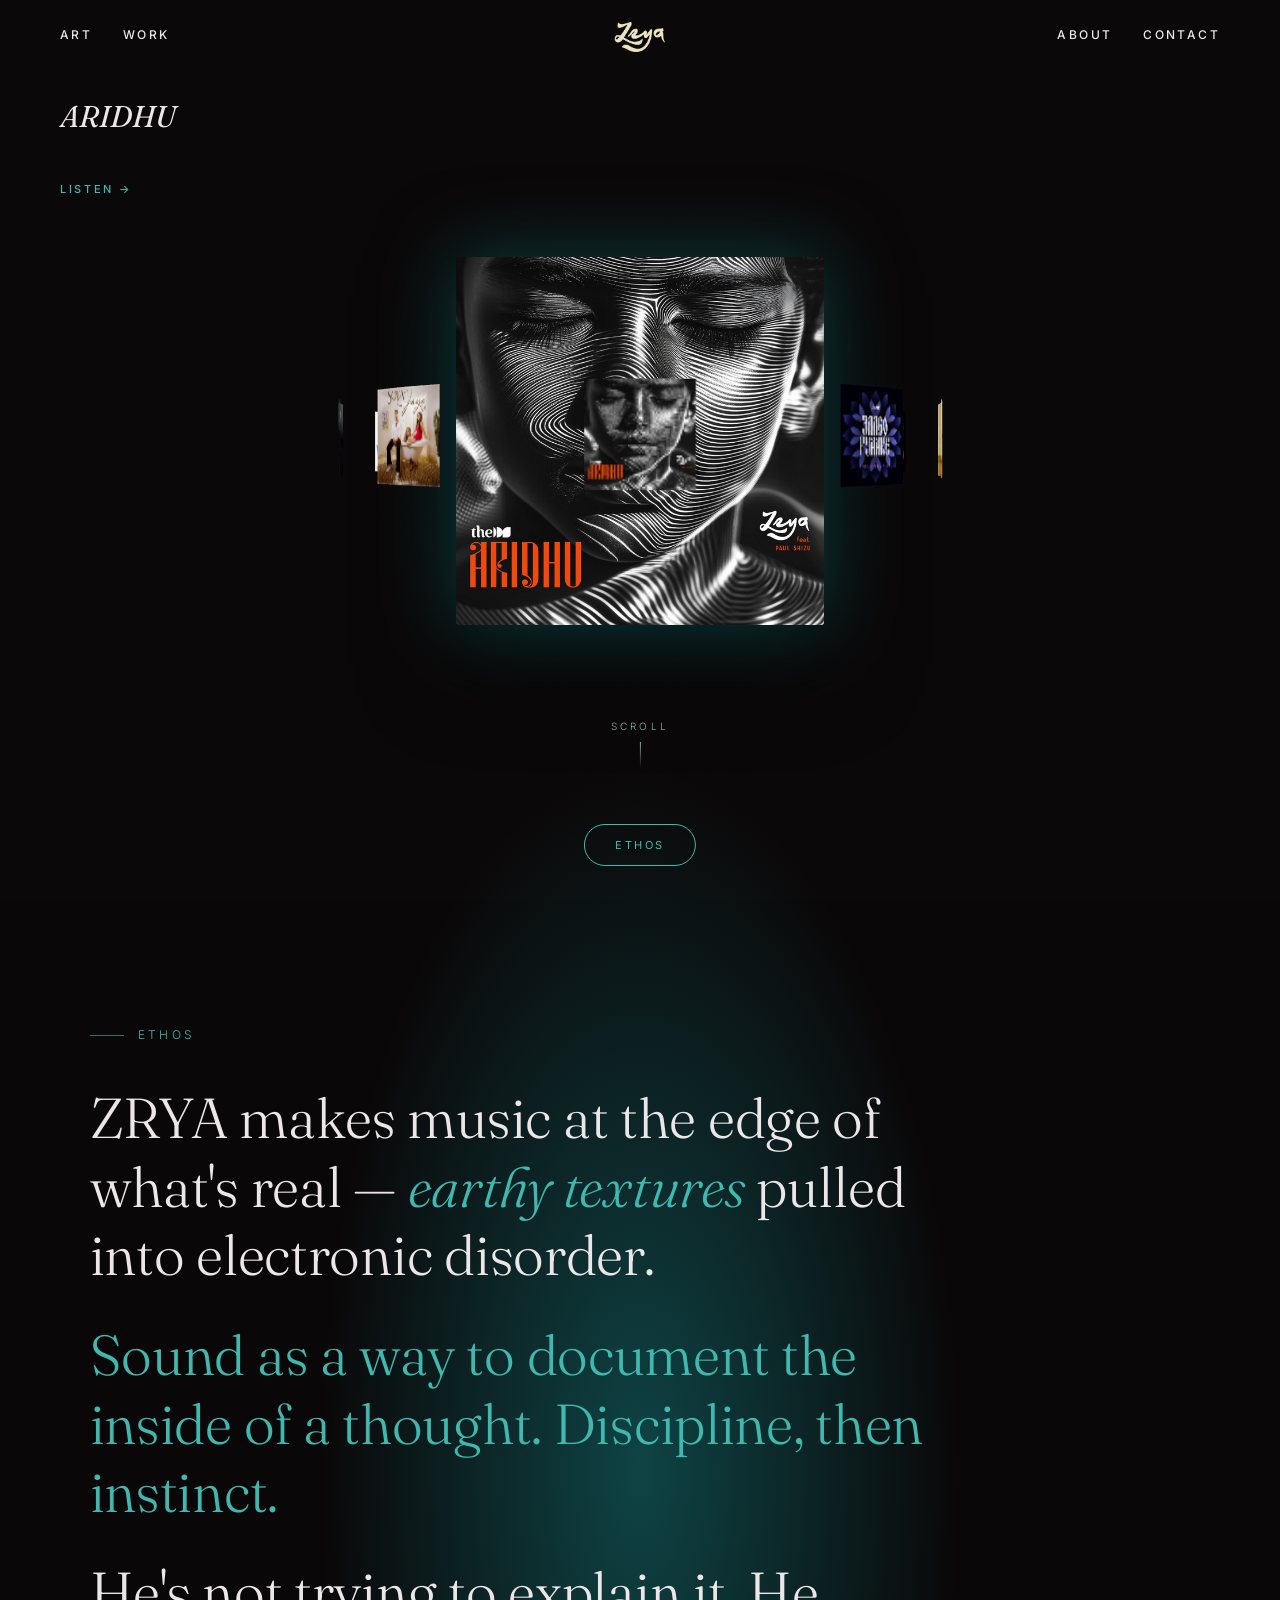
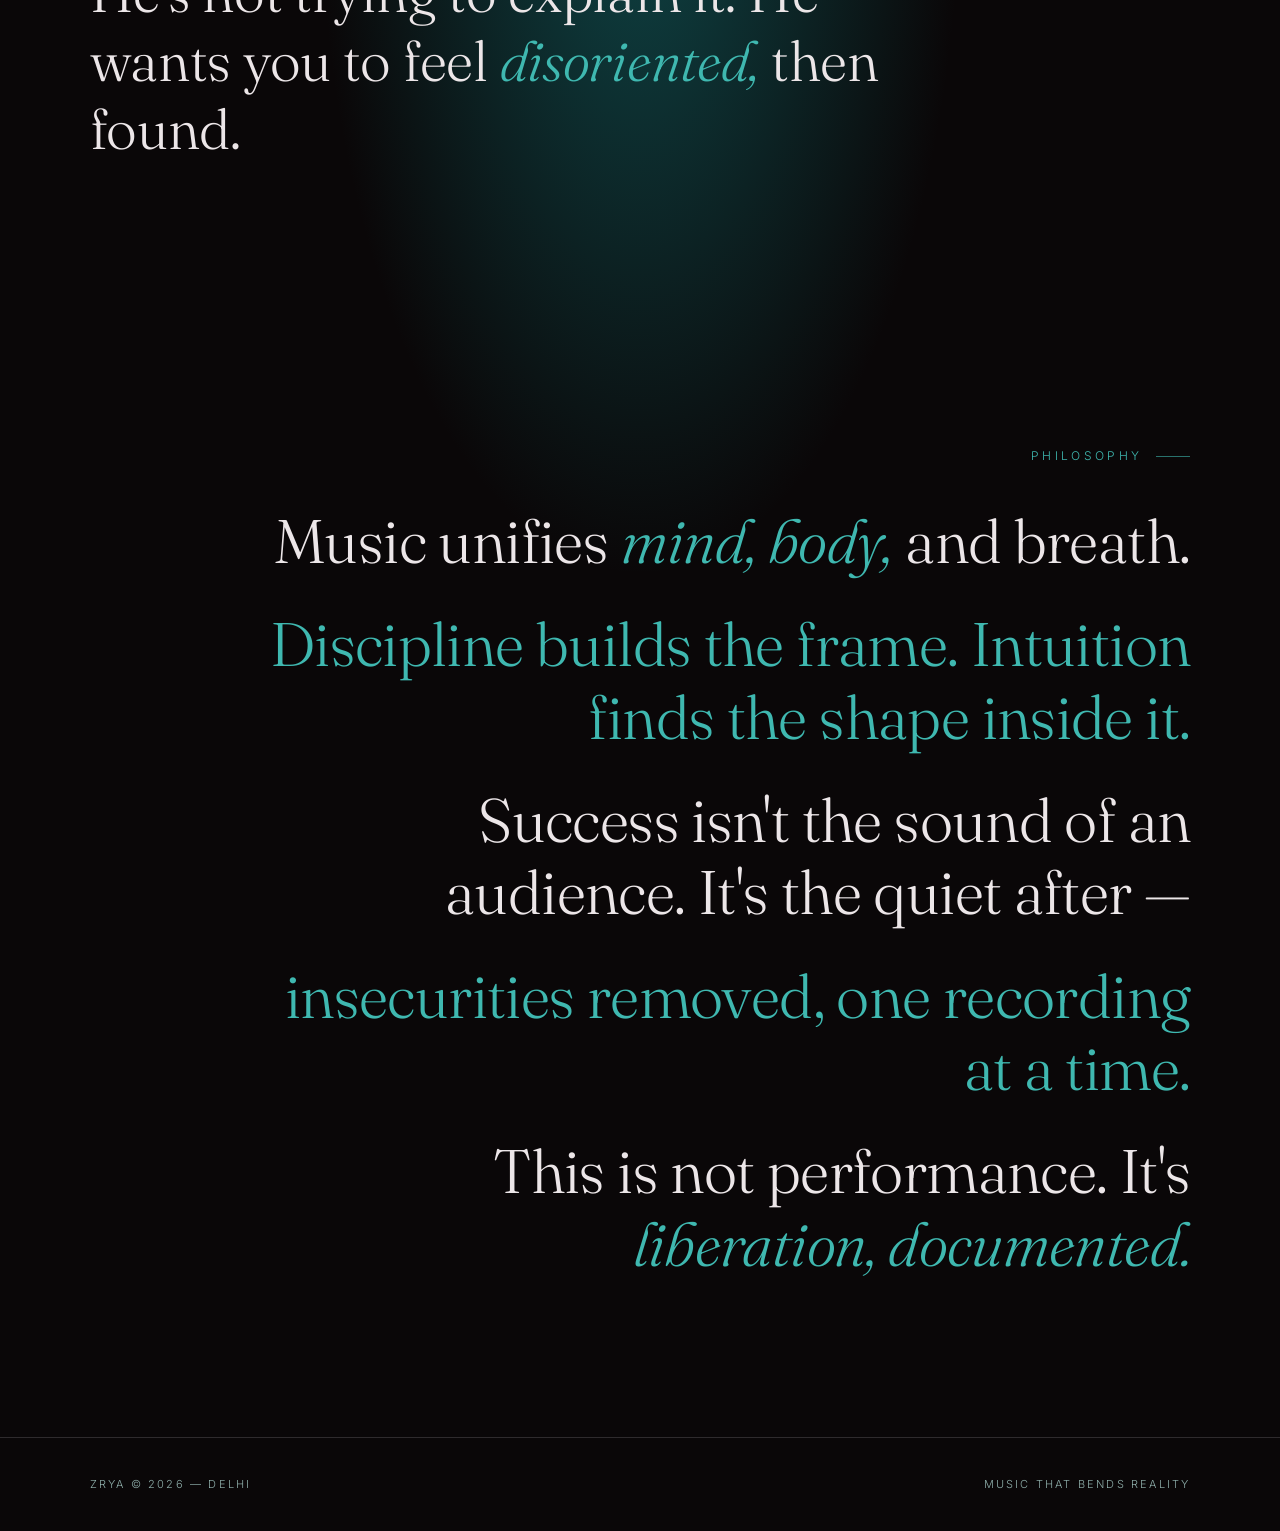
<file: index.html>
<!DOCTYPE html>
<html lang="en">
<head>
<meta charset="utf-8">
<meta name="viewport" content="width=device-width, initial-scale=1">
<title>ZRYA — Music that bends reality</title>
<meta name="description" content="ZRYA (Mayank Choudhary) — earthy, electronic, intense. Music that bends reality.">
<link rel="preconnect" href="https://fonts.googleapis.com">
<link rel="preconnect" href="https://fonts.gstatic.com" crossorigin>
<link href="https://fonts.googleapis.com/css2?family=Fraunces:ital,opsz,wght@0,9..144,300..600;1,9..144,300..500&family=Inter:wght@300;400;500&display=swap" rel="stylesheet">
<link rel="stylesheet" href="styles.css">
</head>
<body data-page="home">

<header class="hero" id="top">
  <div class="neon" aria-hidden="true"><i class="n1"></i><i class="n2"></i><i class="n3"></i><i class="n4"></i></div>
  <div class="dragfield" id="field" aria-hidden="true"></div>
  <div class="nowview" id="nowview"><span class="nv-title">Music that bends reality.</span><a class="nv-cta" id="nvcta" target="_blank" rel="noopener"></a></div>
  <div class="scrollcue">Scroll<span></span></div>
  <button class="ethosbtn" id="ethosbtn"><span>Ethos</span></button>
</header>

<section class="statement reveal">
  <div class="eyebrow">Ethos</div>
  <p>ZRYA makes music at the edge of what's real — <em>earthy textures</em> pulled into electronic disorder.</p>
  <p class="mut">Sound as a way to document the inside of a thought. Discipline, then instinct.</p>
  <p>He's not trying to explain it. He wants you to feel <em>disoriented,</em> then found.</p>
</section>

<section class="philo philo-right" id="philosophy">
  <div class="eyebrow reveal">Philosophy</div>
  <div class="line reveal">Music unifies <em>mind, body,</em> and breath.</div>
  <div class="line mut reveal d1">Discipline builds the frame. Intuition finds the shape inside it.</div>
  <div class="line reveal d2">Success isn't the sound of an audience. It's the quiet after —</div>
  <div class="line mut reveal d2">insecurities removed, one recording at a time.</div>
  <div class="line reveal d3">This is not performance. It's <em>liberation, documented.</em></div>
</section>

<footer>
  <span>ZRYA © 2026 — Delhi</span>
  <span>Music that bends reality</span>
</footer>

<script src="app.js"></script>
</body>
</html>
</file>
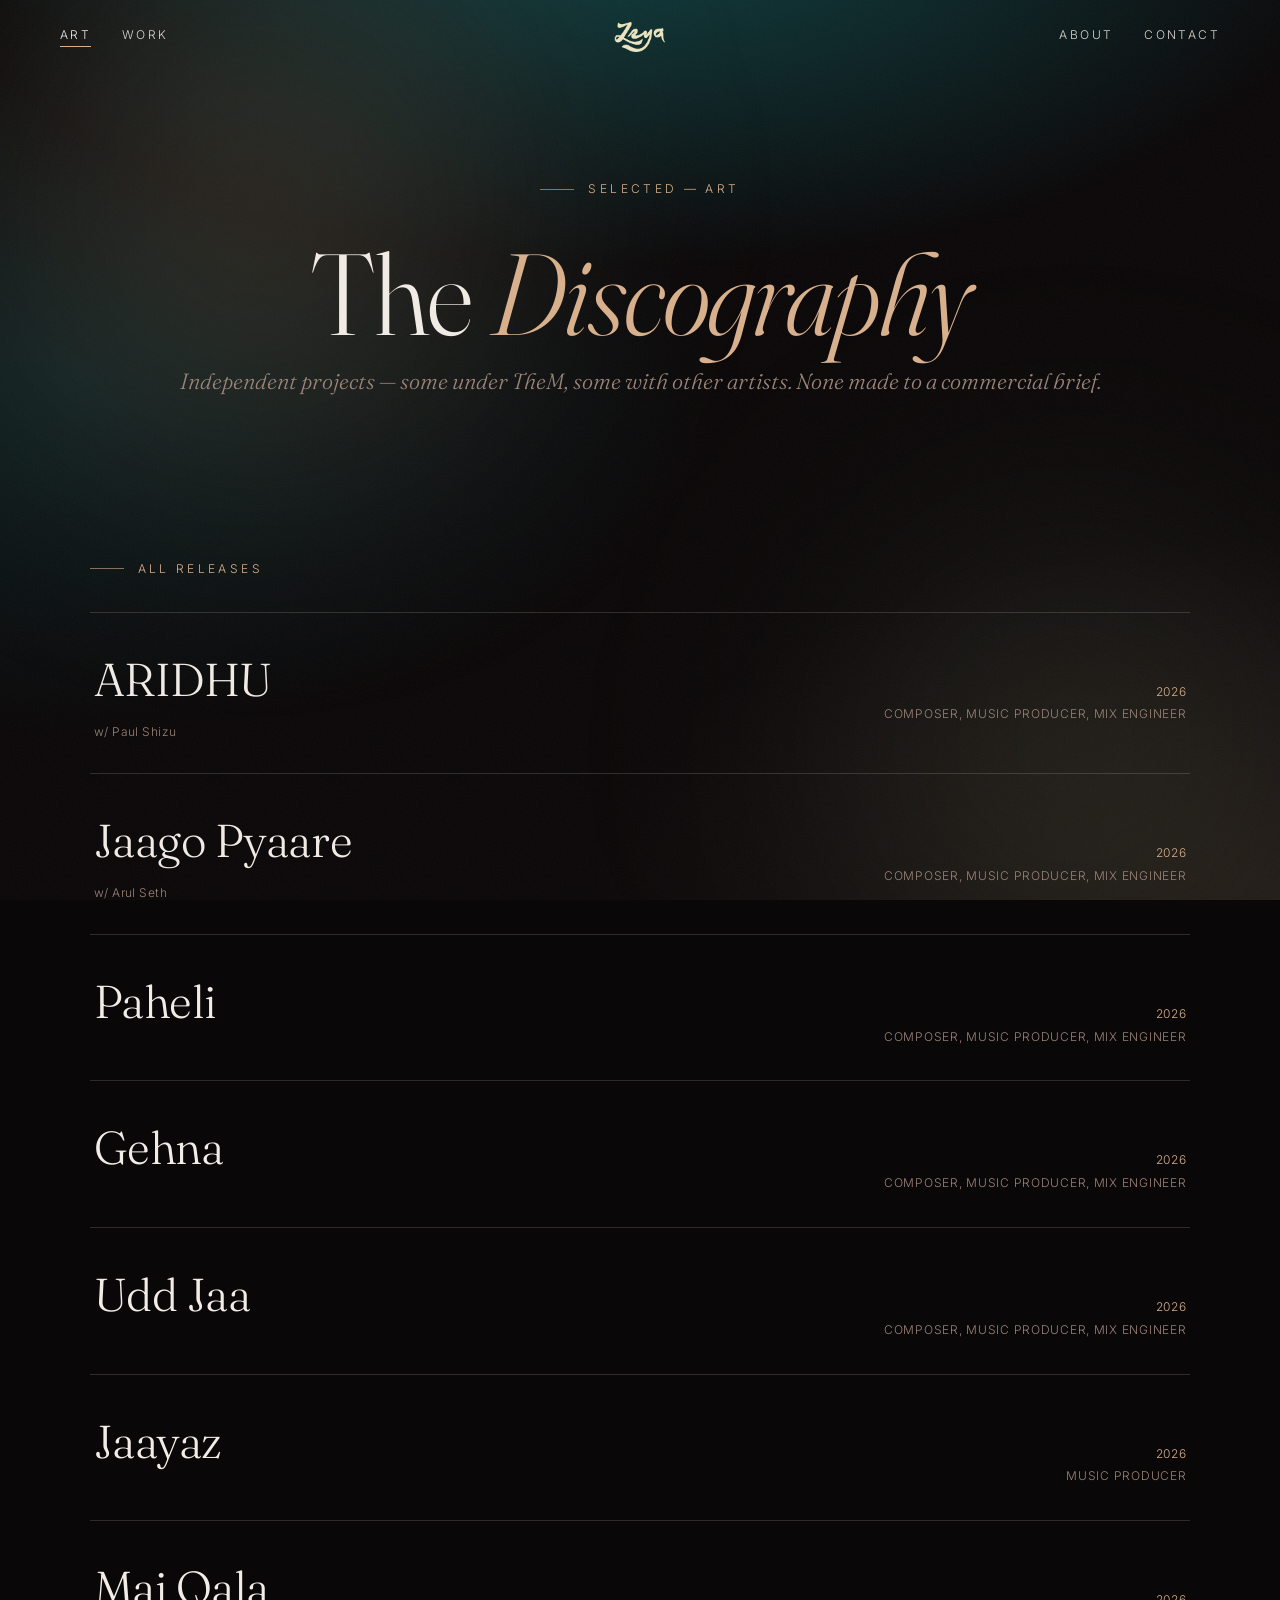
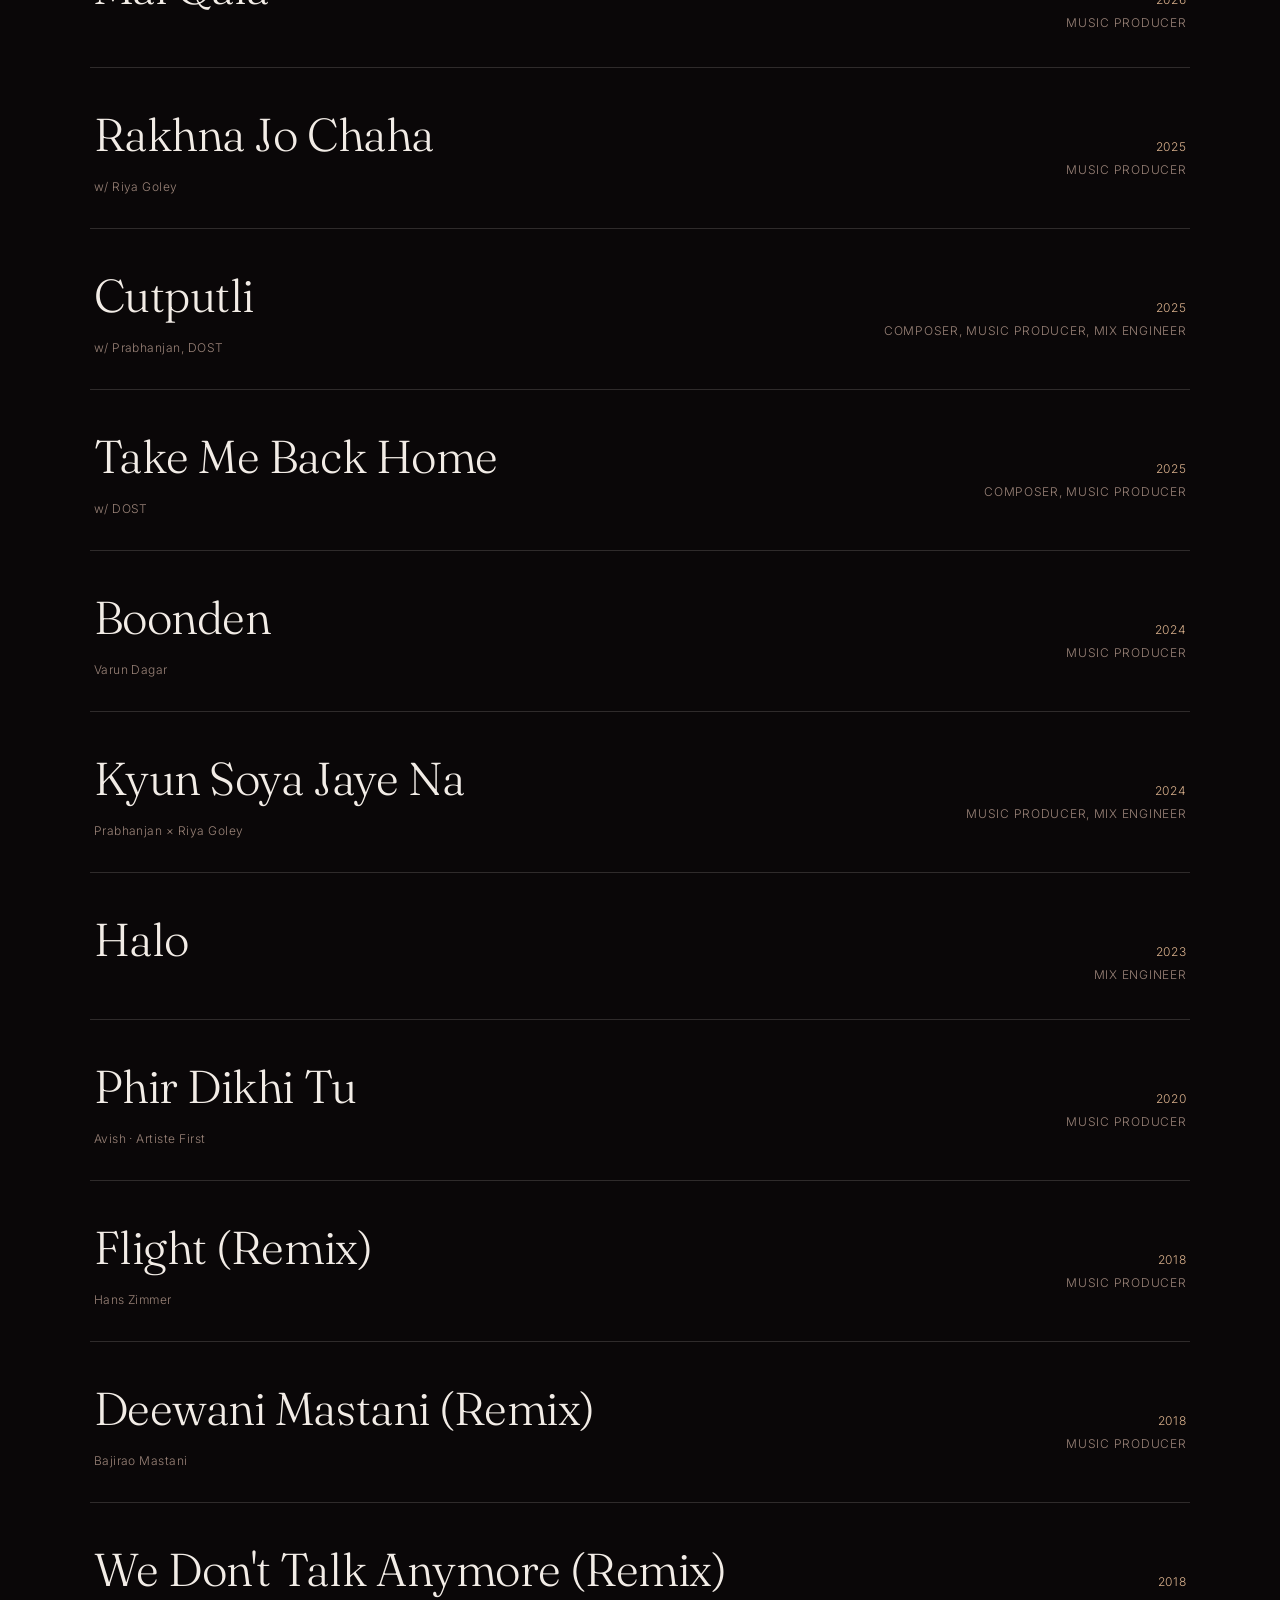
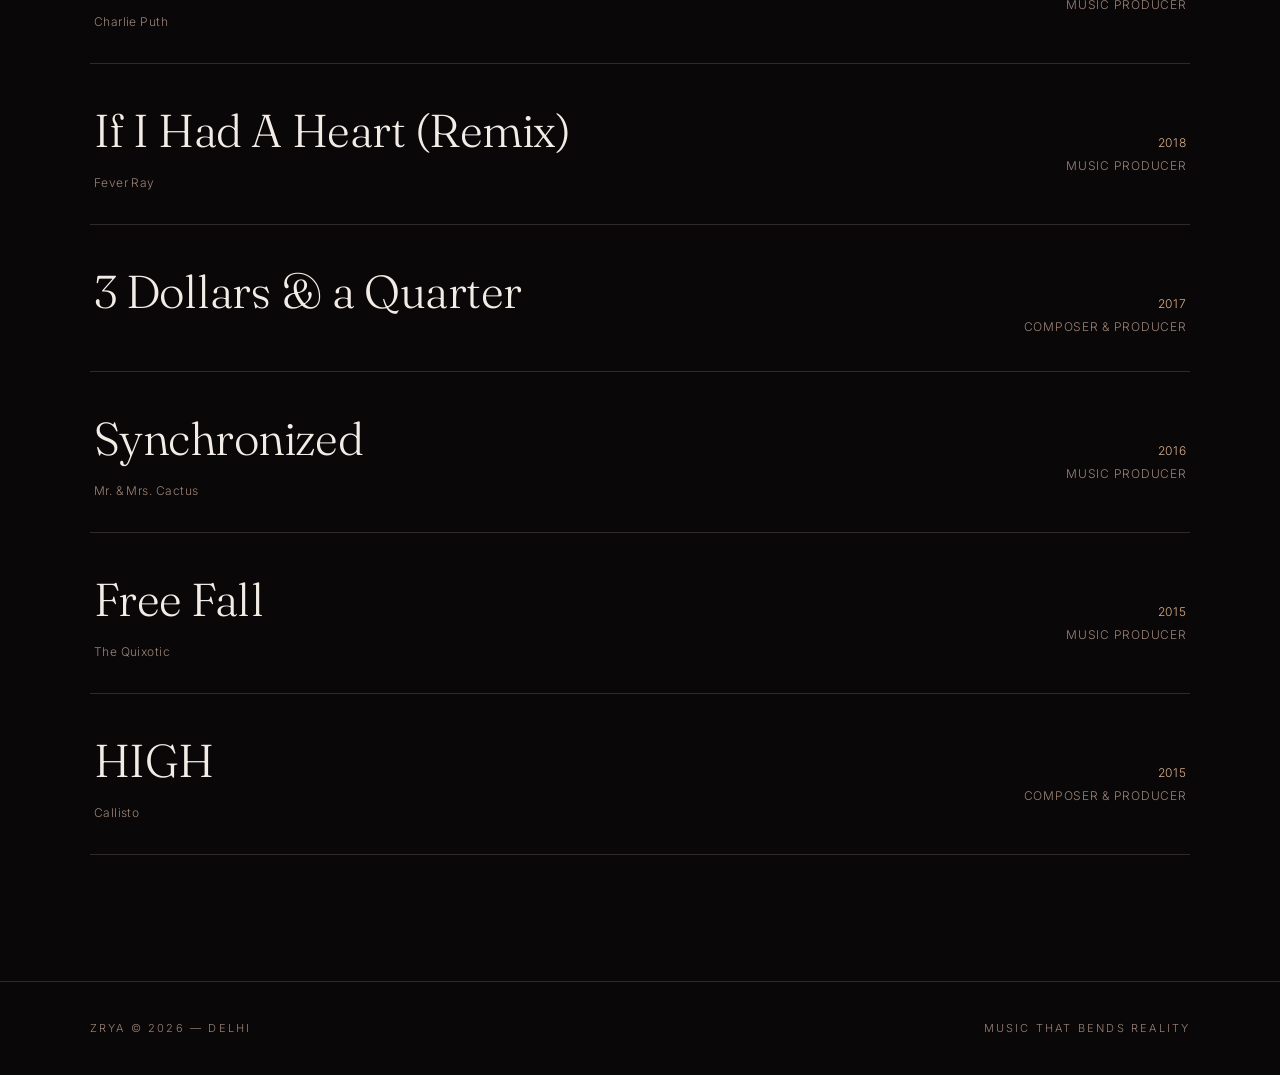
<file: art.html>
<!DOCTYPE html>
<html lang="en">
<head>
<meta charset="utf-8">
<meta name="viewport" content="width=device-width, initial-scale=1">
<title>ZRYA — Art</title>
<meta name="description" content="ZRYA — the discography. Earthy, electronic, intense.">
<link rel="preconnect" href="https://fonts.googleapis.com">
<link rel="preconnect" href="https://fonts.gstatic.com" crossorigin>
<link href="https://fonts.googleapis.com/css2?family=Fraunces:ital,opsz,wght@0,9..144,300..600;1,9..144,300..500&family=Inter:wght@300;400;500&display=swap" rel="stylesheet">
<link rel="stylesheet" href="styles.css">
</head>
<body data-page="art">

<header class="pagehead">
  <div class="eyebrow">Selected — Art</div>
  <h1 class="pagetitle">The <em>Discography</em></h1>
  <p class="pagelead">Independent projects — some under TheM, some with other artists. None made to a commercial brief.</p>
</header>

<section class="listsec">
  <div class="eyebrow reveal">All Releases</div>
  <div class="worklist reveal" id="list"></div>
</section>

<footer>
  <span>ZRYA © 2026 — Delhi</span>
  <span>Music that bends reality</span>
</footer>

<script src="app.js"></script>
</body>
</html>
</file>
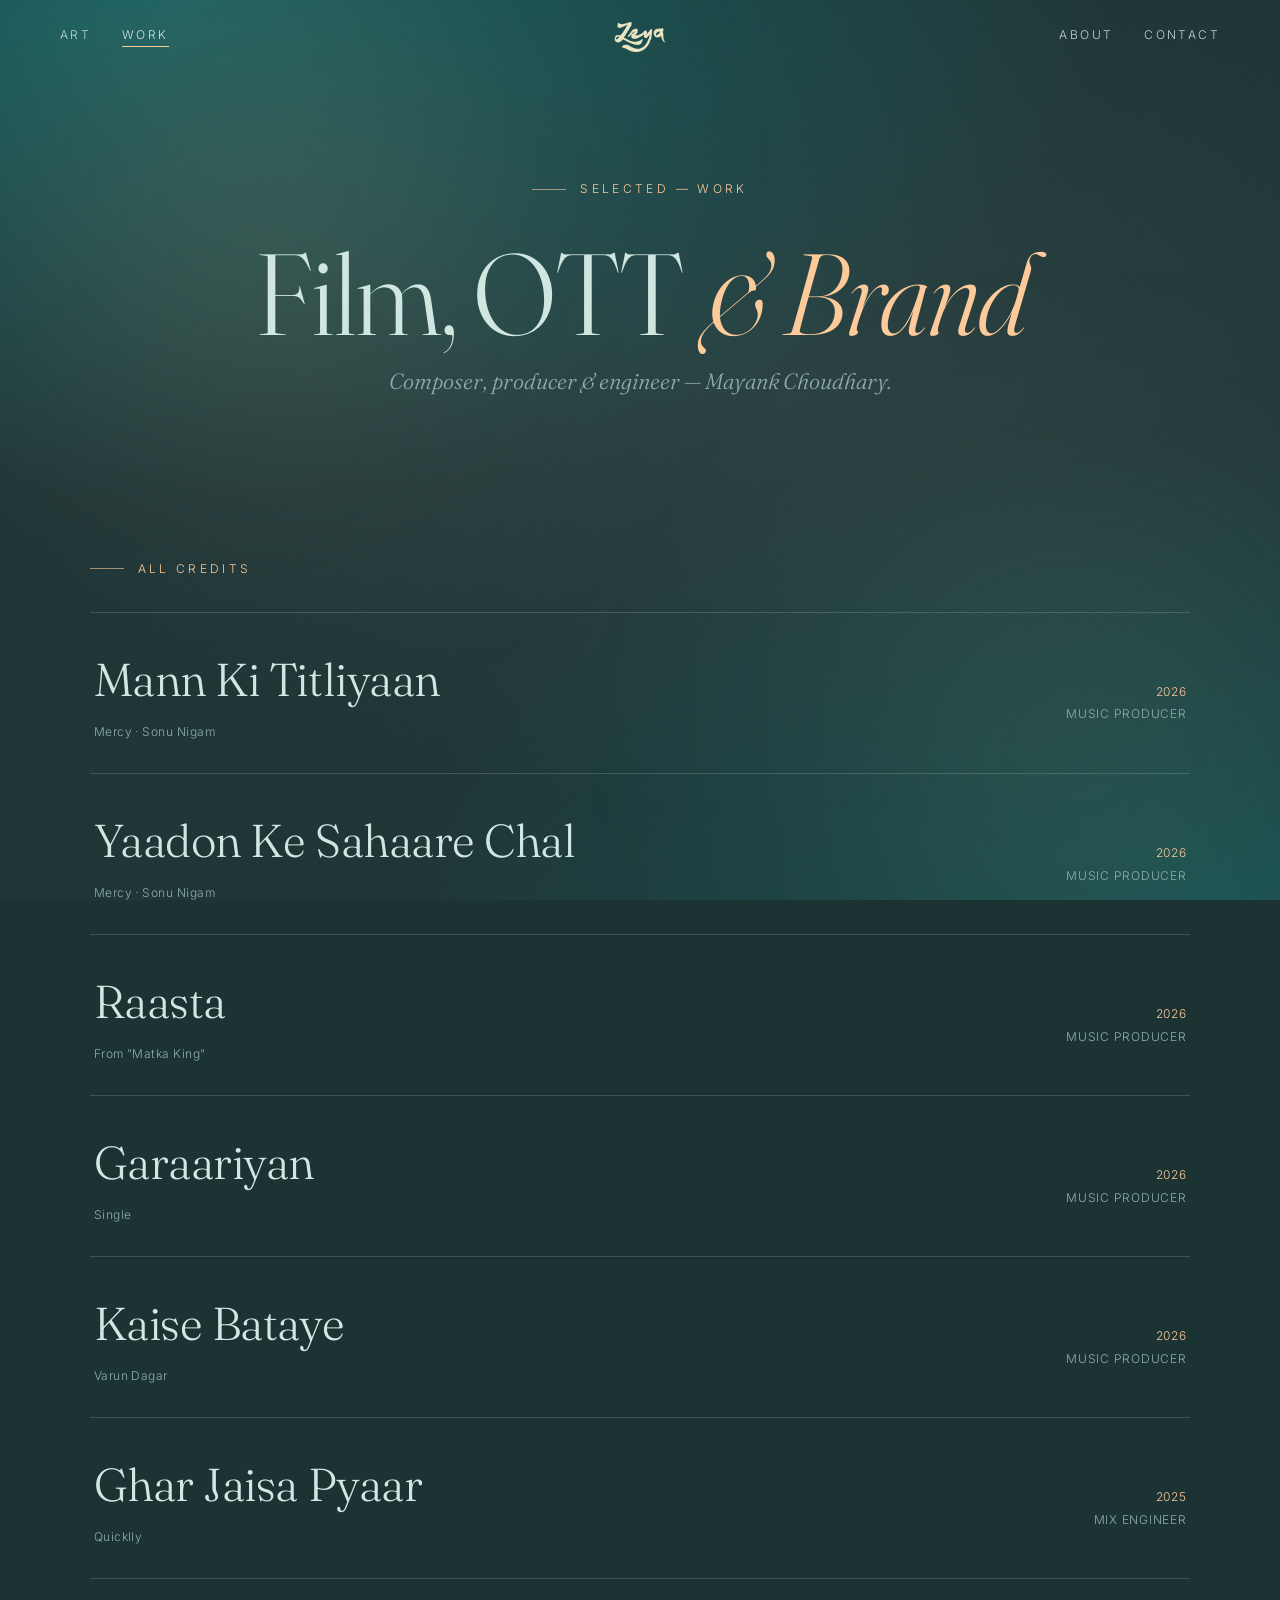
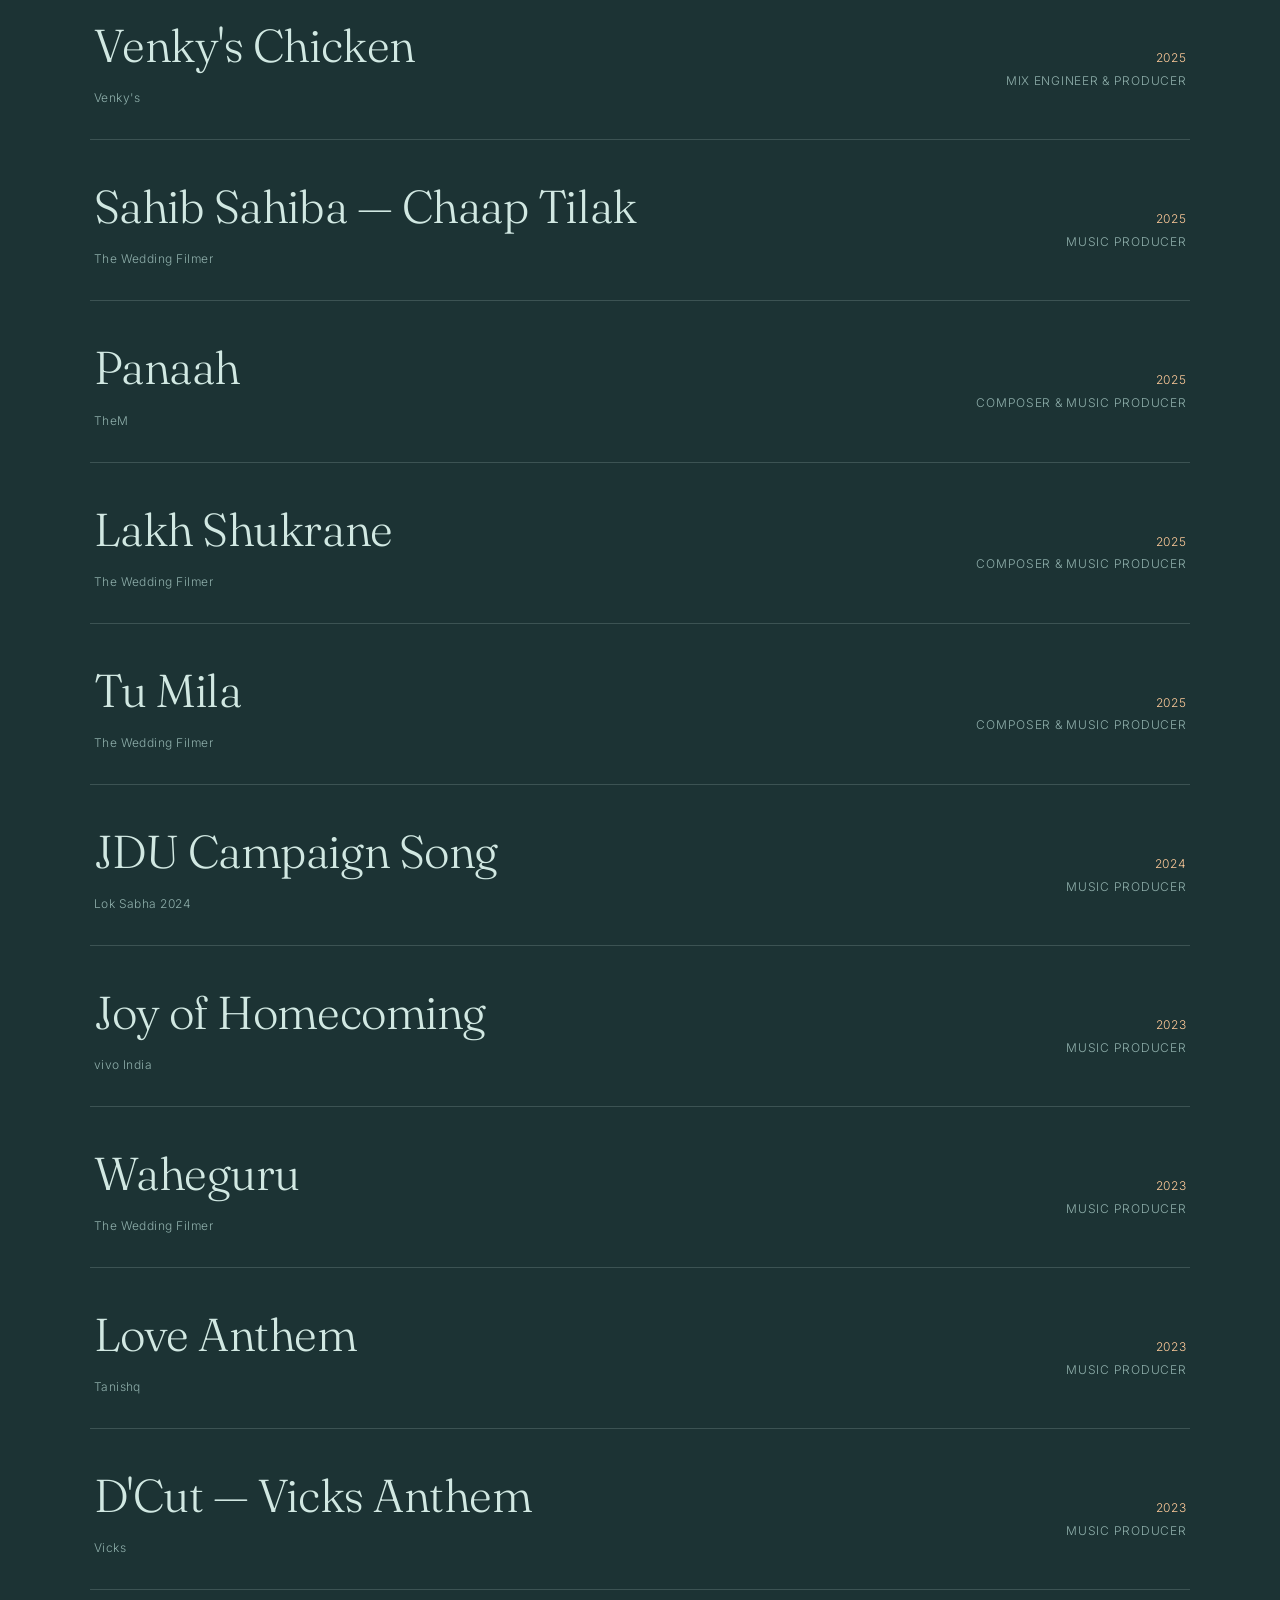
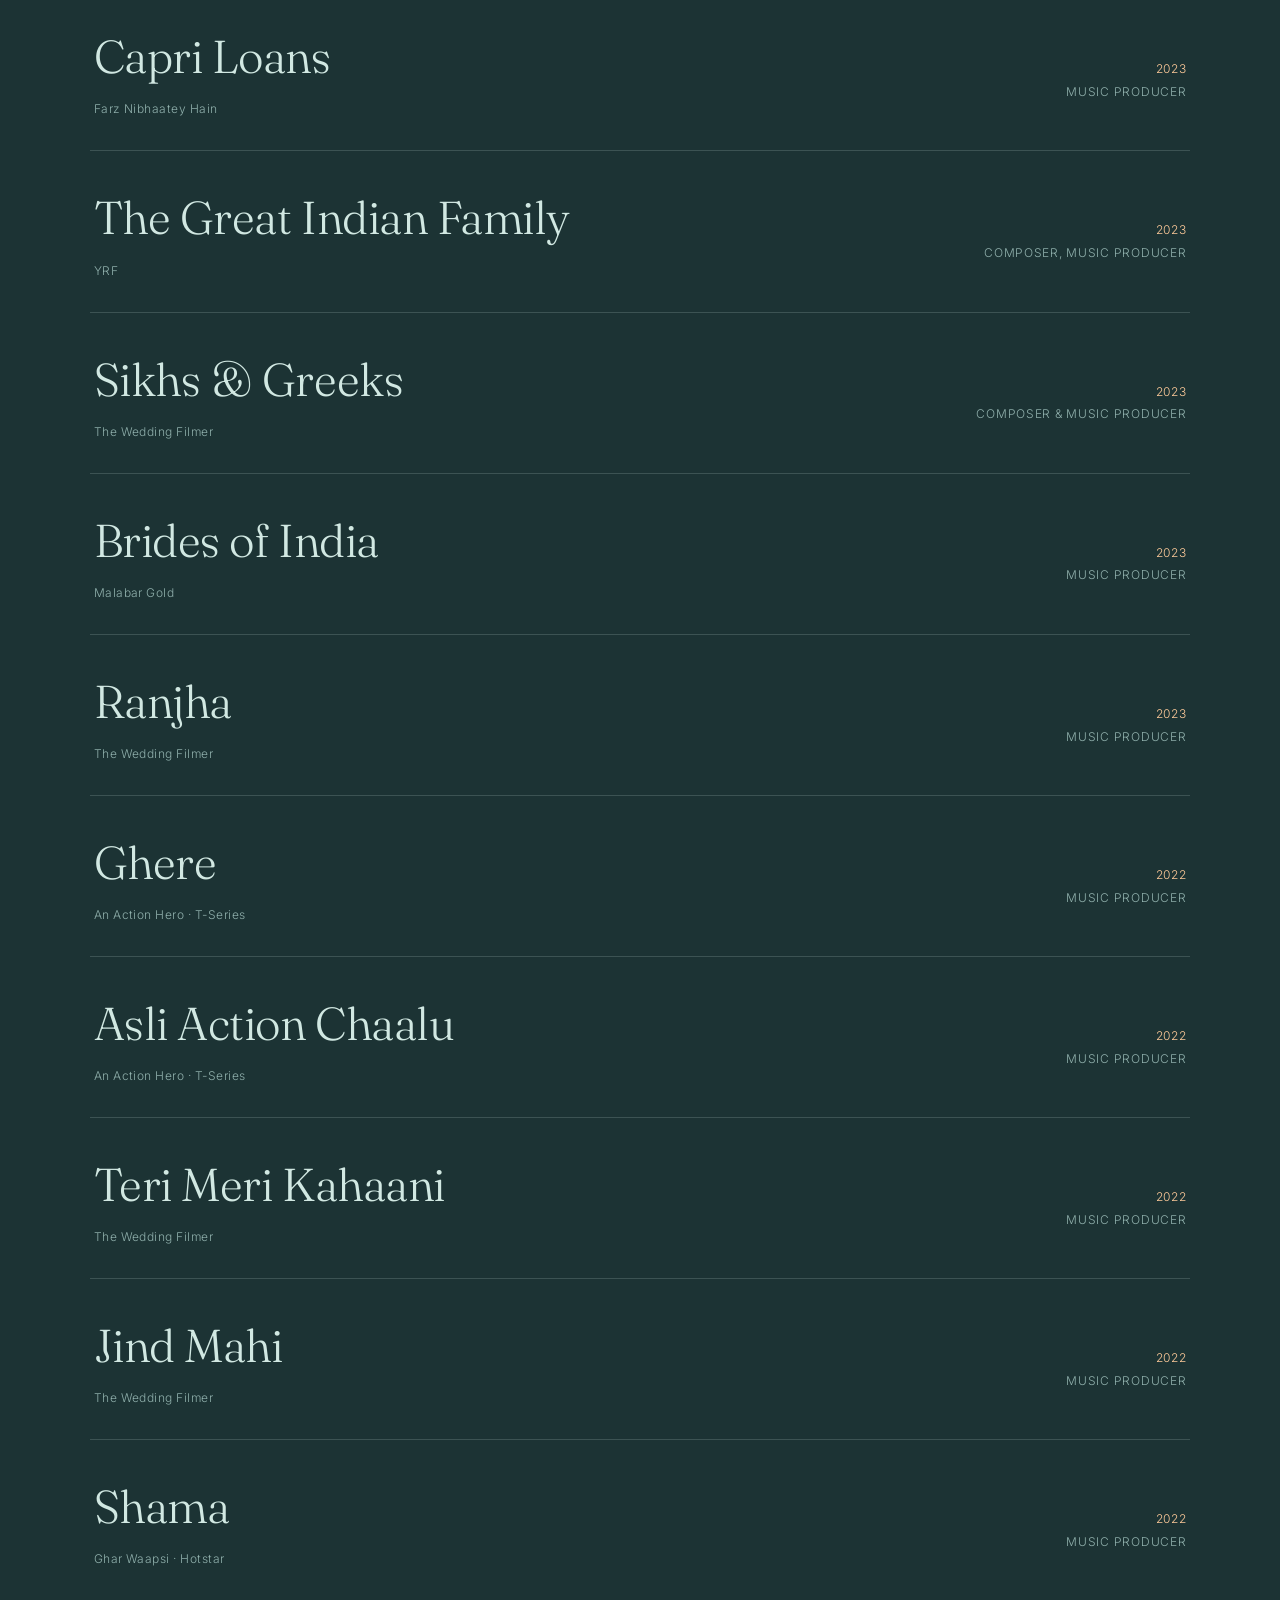
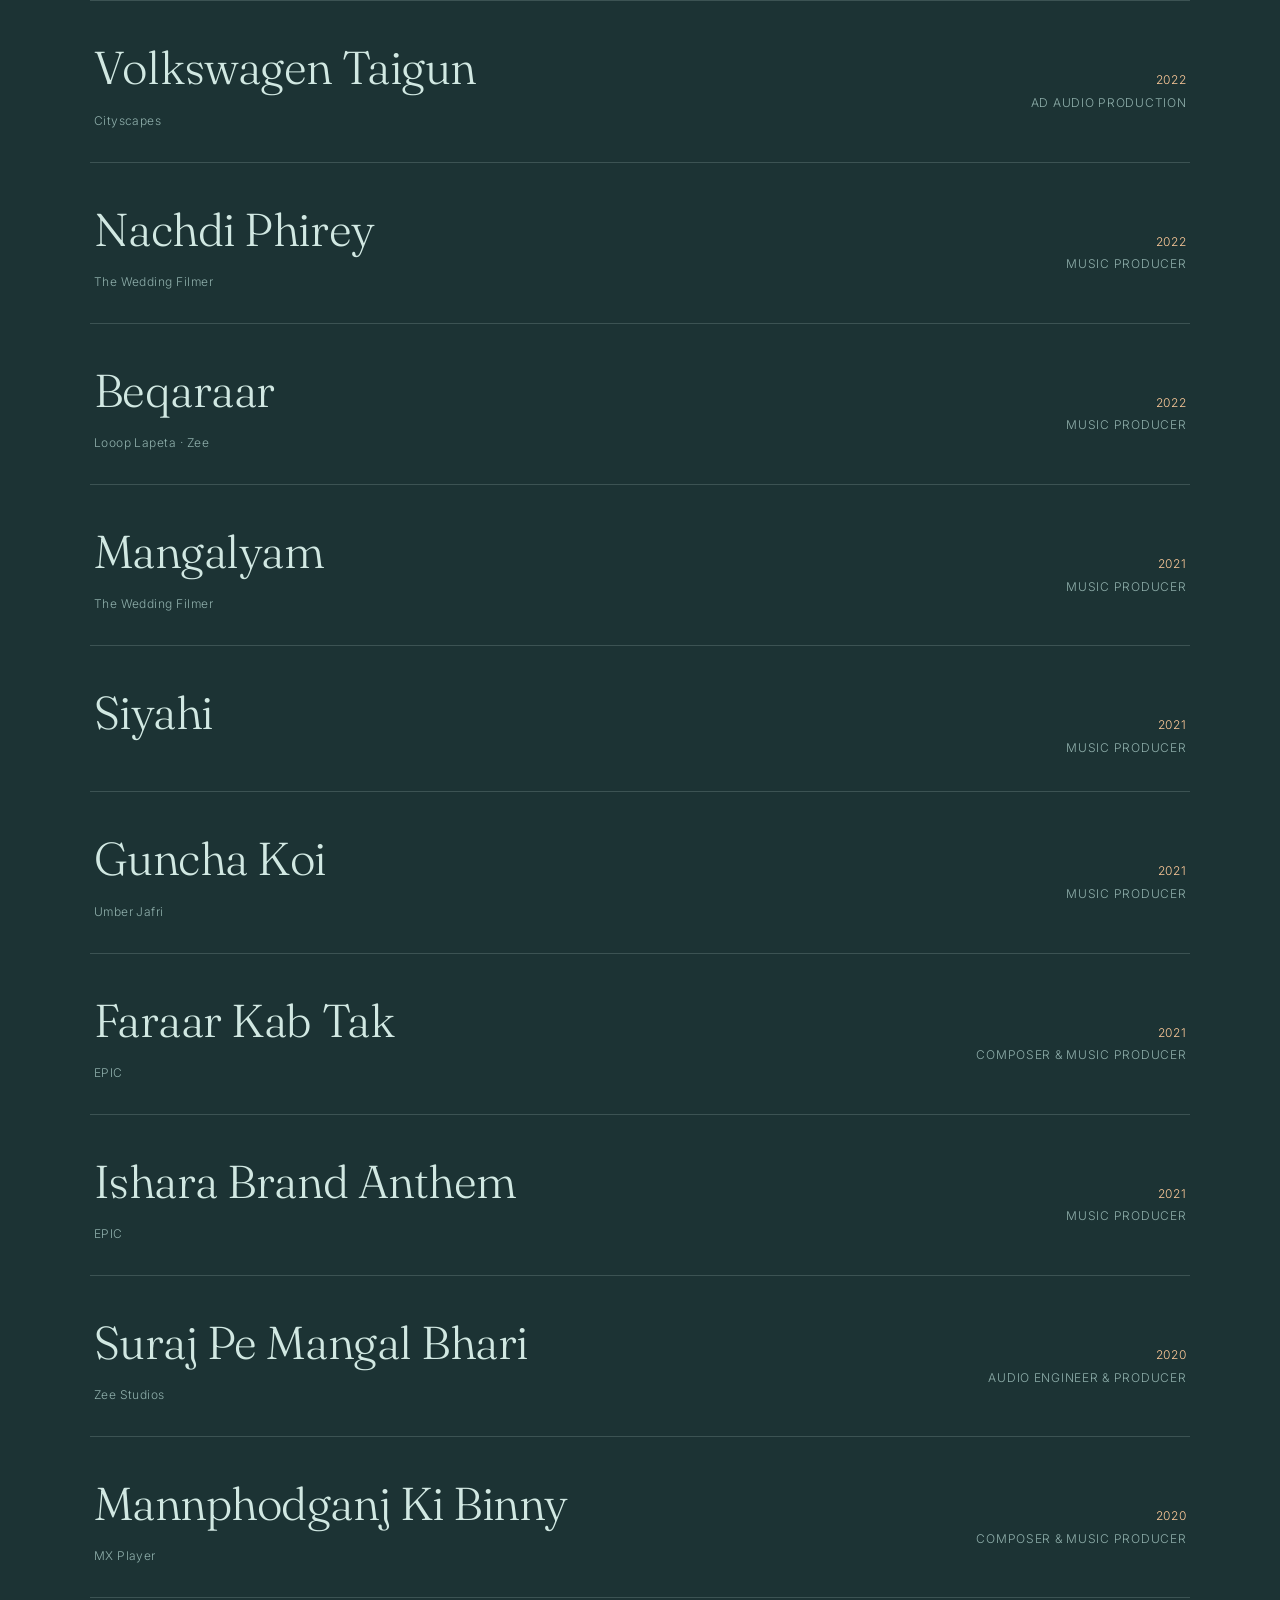
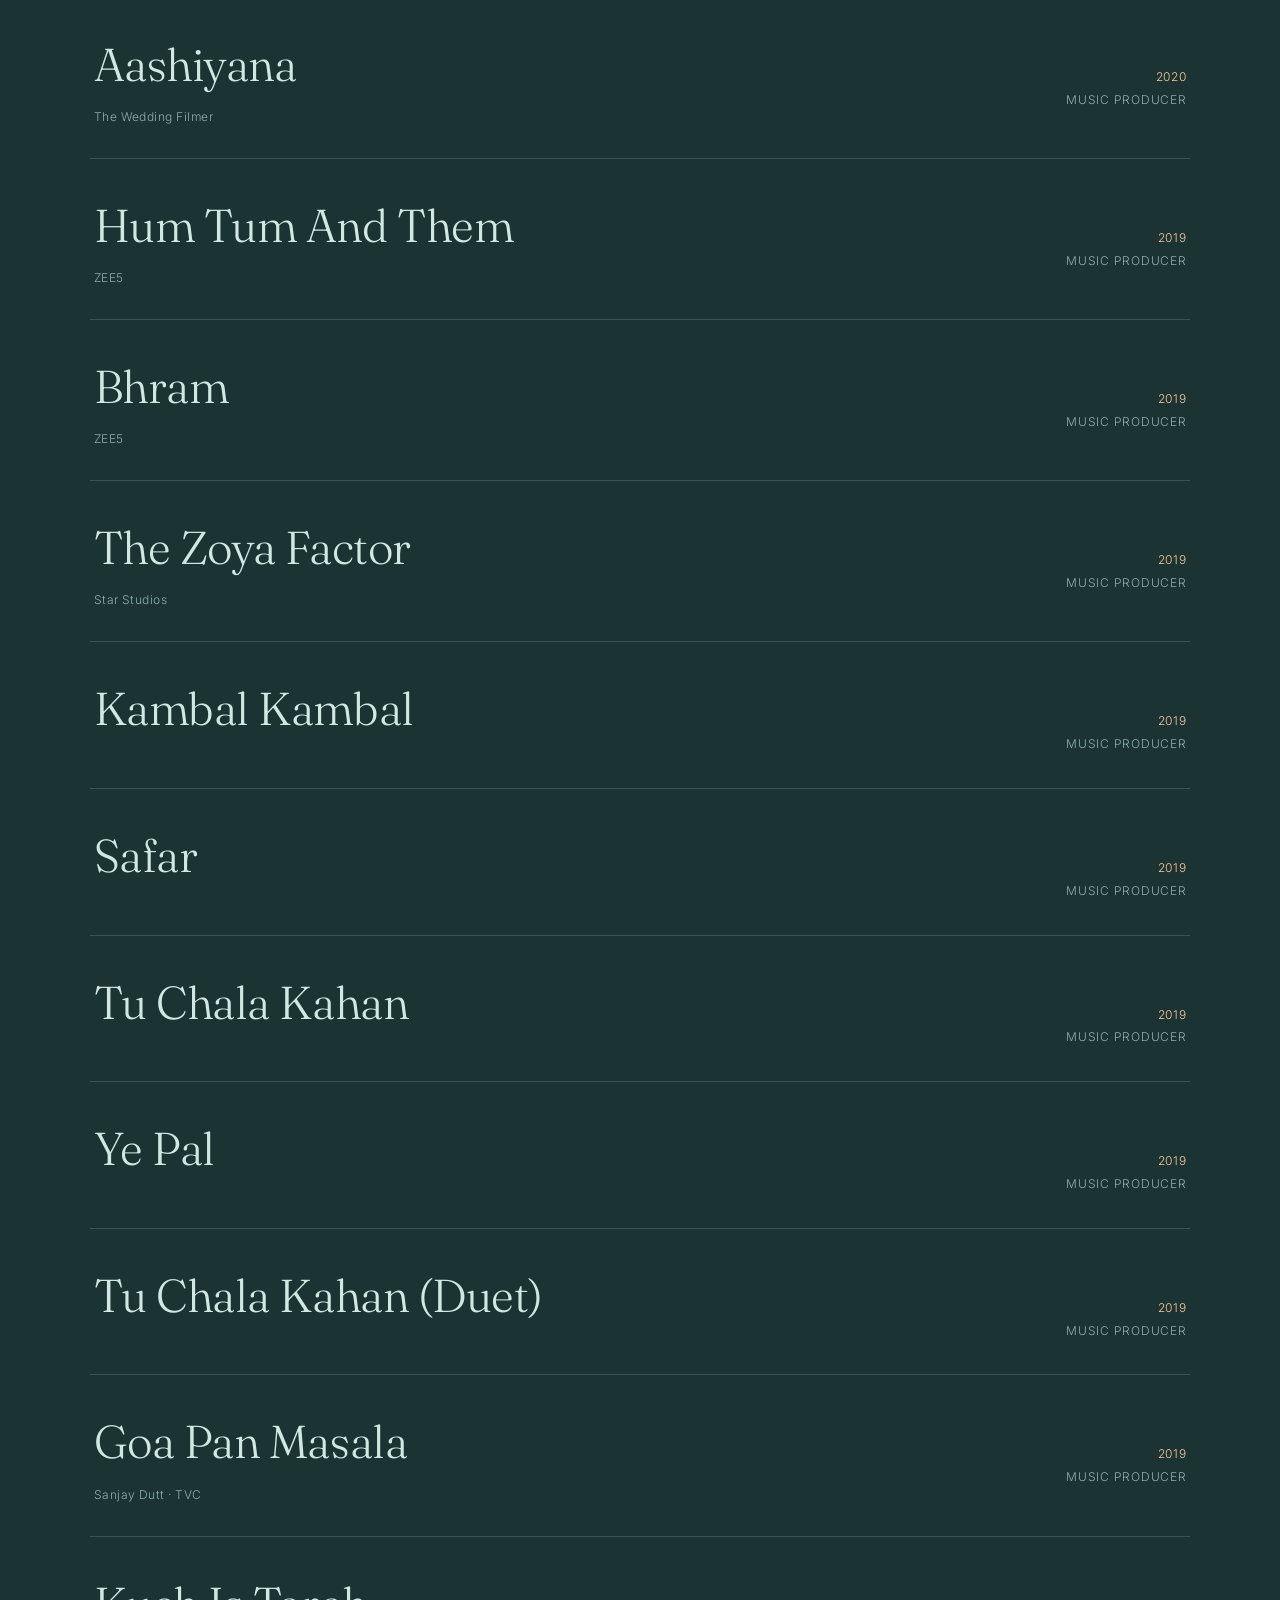
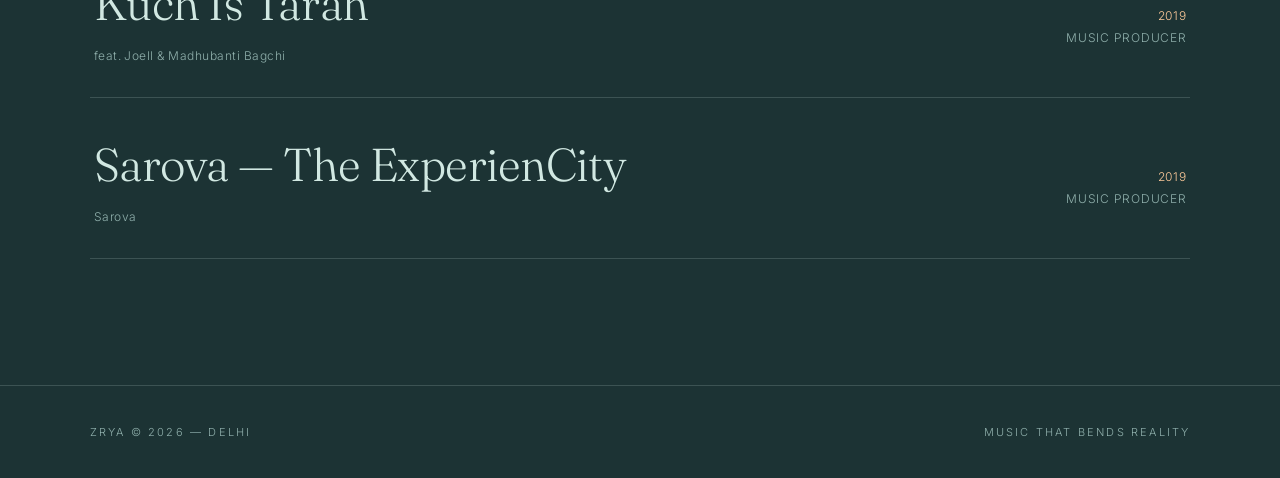
<file: work.html>
<!DOCTYPE html>
<html lang="en">
<head>
<meta charset="utf-8">
<meta name="viewport" content="width=device-width, initial-scale=1">
<title>ZRYA — Work</title>
<meta name="description" content="Mayank Choudhary — film, OTT & brand. Composer, producer, engineer.">
<link rel="preconnect" href="https://fonts.googleapis.com">
<link rel="preconnect" href="https://fonts.gstatic.com" crossorigin>
<link href="https://fonts.googleapis.com/css2?family=Fraunces:ital,opsz,wght@0,9..144,300..600;1,9..144,300..500&family=Inter:wght@300;400;500&display=swap" rel="stylesheet">
<link rel="stylesheet" href="styles.css">
</head>
<body data-page="work">

<header class="pagehead">
  <div class="eyebrow">Selected — Work</div>
  <h1 class="pagetitle">Film, OTT <em>&amp; Brand</em></h1>
  <p class="pagelead">Composer, producer &amp; engineer — Mayank Choudhary.</p>
</header>

<section class="listsec">
  <div class="eyebrow reveal">All Credits</div>
  <div class="worklist reveal" id="list"></div>
</section>

<footer>
  <span>ZRYA © 2026 — Delhi</span>
  <span>Music that bends reality</span>
</footer>

<script src="app.js"></script>
</body>
</html>
</file>
<file: styles.css>
:root{
  /* palette — slate / maroon / pink / teal / deep */
  /* earthy + futuristic */
  --teal:#116466; --sand:#D9B08C; --peach:#FFCB9A; --mint:#D1E8E2;
  --deep:#1C3334; --wine:#2E151B; --magenta:#7A1E56;
  --base:#1C3334; --base2:#116466;
  --warm:#FFCB9A; --warm2:#D9B08C; --gold:#FFCB9A; --moss:#116466;
  --text:#D1E8E2; --mut:#8FAFAB; --line:rgba(209,232,226,.18);
  --serif:'Fraunces',Georgia,'Times New Roman',serif;
  --sans:'Inter',system-ui,sans-serif;
  --ease:cubic-bezier(.16,.84,.44,1);
}
/* HOME — black ground with a teal glow behind the focus cover */
body[data-page="home"]{
  --base:#0A0708; --base2:#141018;
  --text:#ECE6E8; --mut:#8FAFAB; --line:rgba(236,230,232,.16);
  --acc:#3FB8B0; --gold:#3FB8B0; --warm:#116466;
  background:
    radial-gradient(38% 34% at 50% 47%, rgba(17,100,102,.65), rgba(17,100,102,0) 66%),
    #0A0708;
}
*{margin:0;padding:0;box-sizing:border-box}
html{scroll-behavior:smooth}
html{overflow-x:hidden}
body{background:var(--base);color:var(--text);font-family:var(--serif);font-weight:300;-webkit-font-smoothing:antialiased;line-height:1.5}
a{color:inherit;text-decoration:none}
::selection{background:var(--warm);color:var(--base)}
img{max-width:100%;display:block}

/* warm earthy atmosphere + grain */
.atmos{position:fixed;inset:0;z-index:-2;pointer-events:none;overflow:hidden}
.atmos::before,.atmos::after{content:"";position:absolute;border-radius:50%;filter:blur(100px);opacity:.4;mix-blend-mode:screen}
.atmos::before{width:64vw;height:64vw;left:-12vw;top:-16vw;background:radial-gradient(circle,rgba(201,138,94,.55),transparent 62%);animation:drift1 30s ease-in-out infinite alternate}
.atmos::after{width:60vw;height:60vw;right:-14vw;bottom:-18vw;background:radial-gradient(circle,rgba(125,138,99,.42),transparent 62%);animation:drift2 36s ease-in-out infinite alternate}
@keyframes drift1{to{transform:translate(16vw,22vh) scale(1.15)}}
@keyframes drift2{to{transform:translate(-14vw,-18vh) scale(1.2)}}
body::before{content:"";position:fixed;inset:0;pointer-events:none;z-index:200;opacity:.05;background-image:url("data:image/svg+xml,%3Csvg xmlns='http://www.w3.org/2000/svg' width='120' height='120'%3E%3Cfilter id='n'%3E%3CfeTurbulence type='fractalNoise' baseFrequency='.9' numOctaves='2'/%3E%3C/filter%3E%3Crect width='100%25' height='100%25' filter='url(%23n)'/%3E%3C/svg%3E")}

/* WORK & dark pages — teal / greenish-blue ground */
body:not([data-page="home"]){background:
  radial-gradient(120% 90% at 12% 0%, rgba(17,100,102,.92), transparent 62%),
  radial-gradient(100% 80% at 95% 100%, rgba(17,100,102,.58), transparent 64%),
  radial-gradient(90% 70% at 60% 42%, rgba(209,232,226,.07), transparent 70%),
  var(--deep);
  background-attachment:fixed}
/* ART — edgy: near-black wine, hard contrast, sand accent */
body[data-page="art"]{
  --text:#F2ECE6; --mut:#9A8378; --line:rgba(242,236,230,.16);
  --gold:#D9B08C; --warm:#D9B08C;
  background:
   radial-gradient(85% 60% at 50% -10%, rgba(17,100,102,.62), transparent 66%),
   radial-gradient(70% 55% at 6% 42%, rgba(17,100,102,.26), transparent 72%),
   radial-gradient(80% 60% at 100% 100%, rgba(217,176,140,.10), transparent 68%),
   #0A0708;
  background-attachment:fixed}
body[data-page="home"] .atmos{display:none}
body[data-page="home"] .neon{display:none}
body[data-page="home"] #loader{background:#0A0708}
body[data-page="home"] nav{mix-blend-mode:normal}
body[data-page="home"]::before{opacity:.05;mix-blend-mode:overlay}
/* keep the white-page UI legible over the graphics */
body[data-page="home"] .navlink{color:var(--text);opacity:1;font-weight:500}
body[data-page="home"] .nowview .nv-title{color:var(--text);font-weight:400}
body[data-page="home"] .nowview .nv-cta{color:var(--gold);font-weight:500}
body[data-page="home"] .scrollcue{color:var(--mut)}
/* teal glow behind the focus cover */
body[data-page="home"] .bfocal{box-shadow:0 0 78px rgba(17,100,102,.6), 0 40px 90px rgba(0,0,0,.6)}
body[data-page="home"] .bstrip{filter:none}
body[data-page="home"] .hero::after{display:none}
/* colour accents — teal on black */
body[data-page="home"] .ethosbtn{border-color:var(--acc);color:var(--acc)}
body[data-page="home"] .ethosbtn::before{background:var(--acc)}
body[data-page="home"] .ethosbtn:hover{color:#0A0708;border-color:var(--acc)}
body[data-page="home"] .nowview .nv-title{color:var(--text)}
body[data-page="home"] .nowview .nv-cta{color:var(--acc)}
body[data-page="home"] .nowview .nv-cta::after{background:var(--acc)}
body[data-page="home"] .nowview .nv-cta:hover{color:#fff}
body[data-page="home"] .navlink::after{background:var(--acc)}
body[data-page="home"] .navlink:hover{color:var(--acc)}
body[data-page="home"] ::selection{background:var(--acc);color:#0A0708}
body[data-page="home"] .statement em,body[data-page="home"] .philo .line em{color:var(--acc)}
body[data-page="home"] .eyebrow{color:var(--acc)}
body[data-page="home"] .eyebrow::before{background:var(--acc)}
body[data-page="home"] .statement .mut,
body[data-page="home"] .philo .line.mut{color:var(--acc)}

/* HOME — quiet ambient tint; the colour belongs to the UI, not the page */
.neon{position:absolute;inset:0;z-index:0;pointer-events:none;overflow:hidden}
.neon i{position:absolute;display:block;border-radius:50%;mix-blend-mode:multiply;will-change:transform}
.neon .n1{left:-16vw;top:16vh;width:56vw;height:56vw;
  background:radial-gradient(closest-side, rgba(209,232,226,.85), rgba(209,232,226,0) 72%);
  animation:ambDrift1 26s ease-in-out infinite alternate}
.neon .n2{right:-18vw;top:30vh;width:58vw;height:58vw;
  background:radial-gradient(closest-side, rgba(255,203,154,.42), rgba(255,203,154,0) 74%);
  animation:ambDrift2 31s ease-in-out infinite alternate}
.neon .n3,.neon .n4{display:none}
@keyframes ambDrift1{to{transform:translate(10vw,-8vh) scale(1.14)}}
@keyframes ambDrift2{to{transform:translate(-9vw,8vh) scale(1.18)}}
@media(prefers-reduced-motion:reduce){.neon i{animation:none}}

/* LOADER */
#loader{position:fixed;inset:0;z-index:1000;background:var(--base);display:flex;align-items:center;justify-content:center;transition:opacity .9s var(--ease),visibility .9s}
#loader.done{opacity:0;visibility:hidden}
#loader .lbox{display:flex;flex-direction:column;align-items:center;gap:clamp(20px,4vh,34px)}
#loader .llogo{width:clamp(180px,34vw,360px);opacity:0;animation:fadein 1.1s var(--ease) both}
#loader .lp{font-family:var(--sans);font-weight:300;font-size:12px;letter-spacing:.24em;text-transform:uppercase;color:var(--mut)}
/* ART & WORK loader: black ground, white logo, teal loading text */
body[data-page="art"] #loader,body[data-page="work"] #loader{background:#000}
body[data-page="art"] #loader .llogo,body[data-page="work"] #loader .llogo{filter:brightness(0) invert(1)}
body[data-page="art"] #loader .lp,body[data-page="work"] #loader .lp{color:#1F9B9C}

/* NAV */
nav{position:fixed;top:0;left:0;right:0;z-index:100;display:flex;justify-content:space-between;align-items:center;padding:26px clamp(20px,5vw,60px);font-family:var(--sans);font-size:12px;letter-spacing:.2em;text-transform:uppercase}
nav .grp{display:flex;gap:clamp(16px,2.4vw,34px)}
nav .mark{position:absolute;left:50%;transform:translateX(-50%);display:flex;align-items:center;line-height:0}
nav .navlogo{height:clamp(22px,2.4vw,30px);width:auto;transition:opacity .3s;opacity:.95}
nav .mark:hover .navlogo{opacity:1}
.navlink{position:relative;color:var(--text);opacity:.9;padding-bottom:3px;cursor:pointer;background:none;border:0;font:inherit;letter-spacing:inherit;text-transform:inherit}
.navlink::after{content:"";position:absolute;left:0;bottom:0;height:1px;width:0;background:var(--warm);transition:width .5s var(--ease)}
.navlink.active{opacity:1}
.navlink.active::after{width:100%}
.navlink:hover{opacity:1}
.navlink:hover::after{width:100%}
@media(max-width:600px){nav .mark{font-size:18px}nav{font-size:11px}}

/* HERO (home) */
.hero{min-height:100svh;display:flex;flex-direction:column;justify-content:center;align-items:center;text-align:center;position:relative;padding:0 20px}
.hero::after{content:"";position:absolute;width:min(92vw,1000px);height:min(70vw,700px);border-radius:50%;background:radial-gradient(circle,rgba(201,138,94,.14),transparent 62%);z-index:-1}
.hero h1{font-weight:400;font-size:clamp(88px,25vw,320px);line-height:.86;letter-spacing:.01em;animation:boot 1.3s var(--ease) both}
.hero h1 .ital{font-style:italic}
.herologo{width:min(76vw,760px);animation:boot 1.4s var(--ease) both;filter:drop-shadow(0 10px 44px rgba(0,0,0,.5))}
@keyframes boot{0%{opacity:0;filter:blur(20px);transform:translateY(24px)}100%{opacity:1;filter:blur(0);transform:none}}
.hero .sub{font-style:italic;font-size:clamp(16px,2.2vw,24px);color:var(--gold);margin-top:22px;opacity:0;animation:fadein 1.1s ease 1s both}
.enter{display:flex;gap:22px;margin-top:44px;opacity:0;animation:fadein 1.1s ease 1.3s both}
.enterbtn{font-family:var(--sans);font-size:12px;letter-spacing:.22em;text-transform:uppercase;color:var(--text);border:1px solid var(--line);border-radius:40px;padding:14px 28px;position:relative;overflow:hidden;transition:color .45s,border-color .45s}
.enterbtn span{position:relative;z-index:1}
.enterbtn::before{content:"";position:absolute;inset:0;background:var(--warm);transform:translateY(101%);transition:transform .5s var(--ease);z-index:0}
.enterbtn:hover{color:var(--base);border-color:var(--warm)}
.enterbtn:hover::before{transform:translateY(0)}
.scrollcue{position:absolute;bottom:132px;left:50%;transform:translateX(-50%);z-index:4;pointer-events:none;font-family:var(--sans);font-size:10px;letter-spacing:.32em;text-transform:uppercase;color:var(--mut);display:flex;flex-direction:column;align-items:center;gap:8px;opacity:0;animation:fadein 1s ease 1.6s both}
.scrollcue span{width:1px;height:26px;background:linear-gradient(var(--mut),transparent);animation:pulse 2.2s infinite}
/* ETHOS — scroll is bound to the ring, so descending is a button */
.ethosbtn{position:absolute;bottom:34px;left:50%;transform:translateX(-50%);z-index:6;cursor:pointer;
  font-family:var(--sans);font-size:11px;letter-spacing:.24em;text-transform:uppercase;color:var(--text);
  background:none;border:1px solid var(--line);border-radius:40px;padding:13px 30px;overflow:hidden;
  transition:color .45s,border-color .45s;opacity:0;animation:fadein 1s ease 1.8s both}
.ethosbtn span{position:relative;z-index:1}
.ethosbtn::before{content:"";position:absolute;inset:0;background:var(--warm);transform:translateY(101%);transition:transform .5s var(--ease);z-index:0}
.ethosbtn:hover{color:#fff;border-color:var(--warm)}
.ethosbtn:hover::before{transform:translateY(0)}
@keyframes fadein{to{opacity:1}}
@keyframes pulse{0%,100%{opacity:.25}50%{opacity:1}}

/* SECTION SHELL */
section{padding:clamp(90px,14vh,180px) clamp(20px,7vw,110px);position:relative}
.eyebrow{font-family:var(--sans);font-size:12px;letter-spacing:.28em;text-transform:uppercase;color:var(--warm);display:flex;align-items:center;gap:14px;margin-bottom:40px}
.eyebrow::before{content:"";width:34px;height:1px;background:var(--warm);opacity:.6}
.reveal{opacity:0;transform:translateY(34px);transition:opacity .9s var(--ease),transform .9s var(--ease)}
.reveal.in{opacity:1;transform:none}
.reveal.d1{transition-delay:.1s}.reveal.d2{transition-delay:.2s}.reveal.d3{transition-delay:.3s}

/* STATEMENT / PHILOSOPHY */
.statement{max-width:1040px}
.statement p{font-size:clamp(26px,4.4vw,58px);font-weight:300;line-height:1.22;margin-bottom:.55em;letter-spacing:-.005em}
.statement em{font-style:italic;color:var(--gold)}
.statement .mut{color:var(--mut)}
.philo{max-width:1100px}
.philo .line{font-size:clamp(28px,4.8vw,62px);font-weight:300;line-height:1.18;margin:.5em 0;letter-spacing:-.01em}
.philo .line.mut{color:var(--mut)}
.philo .line em{font-style:italic;color:var(--gold)}
.philo-right{margin-left:auto;text-align:right}
.philo-right .eyebrow{justify-content:flex-end}
.philo-right .eyebrow::before{order:2}

/* HOMEPAGE — infinite draggable cover field */
.hero{overflow:hidden}
.dragfield{position:absolute;inset:0;z-index:1;cursor:grab;touch-action:pan-y;perspective:1200px;opacity:0;animation:fadein 1.4s var(--ease) .2s both}
.dragfield.grabbing{cursor:grabbing}
.band3d{position:absolute;transform-style:preserve-3d;will-change:transform}
.bstrip{position:absolute;left:0;top:0;background-repeat:no-repeat;filter:brightness(.86);backface-visibility:visible;will-change:transform}
.bfocal{position:absolute;left:0;top:0;border-radius:3px;overflow:hidden;box-shadow:0 55px 120px rgba(0,0,0,.72);backface-visibility:hidden;will-change:transform}
.bfocal img{width:100%;height:100%;object-fit:cover;-webkit-user-drag:none;user-select:none}
.nowview{position:absolute;top:clamp(78px,11vh,104px);left:clamp(20px,5vw,60px);z-index:8;pointer-events:none;max-width:min(60vw,420px);text-align:left}
/* reserve 2 lines so the Listen button below never shifts as titles change length */
.nowview .nv-title{display:block;font-style:italic;font-size:clamp(20px,2.4vw,30px);color:var(--gold);line-height:1.2;min-height:2.4em}
.nowview .nv-cta{display:inline-block;pointer-events:auto;position:relative;font-family:var(--sans);font-size:11px;letter-spacing:.24em;text-transform:uppercase;color:var(--mut);margin-top:10px;min-height:14px;transition:color .3s}
.nowview .nv-cta::after{content:"";position:absolute;left:0;bottom:-3px;height:1px;width:0;background:var(--warm);transition:width .45s var(--ease)}
.nowview .nv-cta:hover{color:var(--warm)}
.nowview .nv-cta:hover::after{width:100%}

/* PAGE HEADER (art / work) */
.pagehead{padding:clamp(130px,20vh,210px) clamp(20px,7vw,110px) clamp(20px,4vh,50px);text-align:center}
.pagehead .eyebrow{justify-content:center}
.pagetitle{font-weight:300;font-size:clamp(46px,9vw,120px);letter-spacing:-.015em;line-height:.96}
.pagetitle em{font-style:italic;color:var(--gold)}
.pagelead{font-style:italic;color:var(--mut);font-size:clamp(16px,2vw,22px);margin-top:16px}

/* HORIZONTAL CINEMATIC CAROUSEL */
.carwrap{position:relative}
.hcar{display:flex;overflow-x:auto;scroll-snap-type:x mandatory;height:86svh;scrollbar-width:none;cursor:grab}
.hcar::-webkit-scrollbar{display:none}
.hcar.drag{cursor:grabbing;scroll-snap-type:none}
.hslide{flex:0 0 100%;scroll-snap-align:center;display:flex;flex-direction:column;align-items:center;justify-content:center;text-align:center;gap:clamp(20px,3vh,42px);padding:20px}
.carnav{position:absolute;top:50%;left:0;right:0;transform:translateY(-50%);display:flex;justify-content:space-between;padding:0 clamp(12px,3vw,42px);pointer-events:none;z-index:5}
.cbtn{pointer-events:auto;width:54px;height:54px;border-radius:50%;border:1px solid var(--line);background:rgba(11,8,6,.35);backdrop-filter:blur(6px);color:var(--text);font-size:18px;cursor:pointer;display:grid;place-items:center;position:relative;overflow:hidden;transition:color .4s,border-color .4s}
.cbtn::before{content:"";position:absolute;inset:0;background:var(--warm);transform:scale(0);border-radius:50%;transition:transform .5s var(--ease);z-index:0}
.cbtn i{position:relative;z-index:1;font-style:normal}
.cbtn:hover{color:var(--base);border-color:var(--warm)}
.cbtn:hover::before{transform:scale(1)}
.progress{text-align:center;font-family:var(--sans);font-size:11px;letter-spacing:.24em;text-transform:uppercase;color:var(--mut);padding:20px 0 6px}
.progress b{color:var(--gold);font-weight:400}

/* SHARED SLIDE FRAME (used by carousel) */
.stitle{font-weight:300;font-size:clamp(38px,7vw,92px);line-height:.98;letter-spacing:-.01em}
.stitle em{font-style:italic;color:var(--gold)}
.sframe{display:block;position:relative;width:min(64vh,460px);max-width:88vw;aspect-ratio:1;border-radius:3px;overflow:hidden;background:linear-gradient(155deg,#241a13,#14100c);box-shadow:0 34px 90px rgba(0,0,0,.55);transition:transform .6s var(--ease)}
.sframe.wide{width:min(90vw,940px);aspect-ratio:16/9}
.sframe:hover{transform:translateY(-6px)}
.sframe .init{position:absolute;inset:0;display:grid;place-items:center;font-style:italic;font-size:clamp(70px,12vw,150px);color:rgba(220,172,125,.22)}
.sframe img,.sframe iframe{position:absolute;inset:0;width:100%;height:100%;object-fit:cover;border:0;opacity:0;transition:opacity .6s}
.sframe img.loaded{opacity:1}
.sframe iframe{opacity:1;z-index:2;pointer-events:none}
.sframe::after{content:"";position:absolute;inset:0;box-shadow:inset 0 0 120px rgba(0,0,0,.35);pointer-events:none;z-index:1}
.scap{font-size:clamp(15px,1.9vw,21px);letter-spacing:.14em;color:var(--gold);text-transform:uppercase}
.splay{font-family:var(--sans);font-size:11px;letter-spacing:.22em;text-transform:uppercase;color:var(--mut)}

/* LIST LAYOUT (below carousel) */
.listsec .eyebrow{margin-bottom:8px}
.worklist{border-top:1px solid var(--line);margin-top:34px}
.row{display:grid;grid-template-columns:1fr auto;gap:20px;align-items:baseline;padding:clamp(20px,2.6vw,32px) 4px;border-bottom:1px solid var(--line);cursor:pointer;position:relative;transition:padding-left .5s var(--ease)}
.row .rt{font-size:clamp(24px,3.6vw,50px);font-weight:300;letter-spacing:-.01em;transition:color .3s}
.row .rt em{font-style:italic}
.row .rd{font-family:var(--sans);font-size:12px;color:var(--mut);margin-top:9px;letter-spacing:.04em}
.row .rmeta{font-family:var(--sans);font-size:12px;color:var(--mut);text-align:right;letter-spacing:.06em;white-space:nowrap;line-height:1.9;text-transform:uppercase}
.row .rmeta .yr{color:var(--gold)}
.row::after{content:"";position:absolute;left:0;bottom:-1px;height:1px;width:0;background:var(--warm);transition:width .55s var(--ease)}
@media(hover:hover){
  .row:hover{padding-left:24px}
  .row:hover .rt{color:#fff}
  .row:hover .rmeta{color:var(--text)}
  .row:hover::after{width:100%}
  .worklist:hover .row:not(:hover) .rt{color:var(--mut)}
}
.preview{position:fixed;z-index:60;width:min(44vw,440px);aspect-ratio:16/9;pointer-events:none;opacity:0;transform:translateY(-50%) scale(.96);transition:opacity .3s var(--ease),transform .3s var(--ease);box-shadow:0 30px 90px rgba(0,0,0,.65);border:1px solid rgba(201,138,94,.4);background:#000;overflow:hidden;border-radius:3px}
.preview.show{opacity:1;transform:translateY(-50%) scale(1)}
.preview iframe,.preview img{width:100%;height:100%;border:0;object-fit:cover;display:block}
.preview.cover{width:min(30vw,320px);aspect-ratio:1}
@media(hover:none),(max-width:760px){.preview{display:none}}

/* DRAWERS */
.drawer{position:fixed;left:0;right:0;top:0;z-index:300;background:#2E151E;color:#F3E9EC;transform:translateY(-100%);transition:transform .85s var(--ease);min-height:100svh;display:flex;align-items:center;overflow-y:auto}
/* shadow only while open — otherwise it bleeds down over the top of the page */
.drawer.open{transform:translateY(0);box-shadow:0 40px 120px rgba(0,0,0,.6)}
.drawer::before{content:"";position:absolute;inset:0;pointer-events:none;z-index:0}

/* ABOUT — matches the ART page (near-black wine, sand accent) */
#drawer-about{background:#0A0708;color:#F2ECE6}
#drawer-about::before{background:
  radial-gradient(85% 60% at 50% -10%, rgba(17,100,102,.62), transparent 66%),
  radial-gradient(70% 55% at 6% 42%, rgba(17,100,102,.26), transparent 72%),
  radial-gradient(80% 60% at 100% 100%, rgba(217,176,140,.10), transparent 68%)}
#drawer-about .eyebrow{color:var(--sand)}
#drawer-about .eyebrow::before{background:var(--sand)}
#drawer-about .big em{color:var(--sand)}
#drawer-about .small{color:#F2ECE6;border-top-color:rgba(242,236,230,.16)}
#drawer-about .worked{color:#9A8378}
#drawer-about .worked b{color:var(--sand)}
#drawer-about .dclose{color:#F2ECE6}
#drawer-about .dclose:hover{color:var(--sand)}
#drawer-about .portrait{background:linear-gradient(160deg,#0F2A2B,#0A0708)}

/* CONTACT — matches the WORK page (teal ground, peach accent) */
#drawer-contact{background:var(--deep);color:#D1E8E2}
#drawer-contact::before{background:
  radial-gradient(120% 90% at 12% 0%, rgba(17,100,102,.92), transparent 62%),
  radial-gradient(100% 80% at 95% 100%, rgba(17,100,102,.58), transparent 64%),
  radial-gradient(90% 70% at 60% 42%, rgba(209,232,226,.07), transparent 70%)}
#drawer-contact .eyebrow{color:var(--peach)}
#drawer-contact .eyebrow::before{background:var(--peach)}
#drawer-contact h2{color:#D1E8E2}
#drawer-contact h2 em{color:var(--peach)}
#drawer-contact .lead{color:#8FAFAB}
#drawer-contact .clink{border-color:rgba(209,232,226,.18);color:#D1E8E2}
#drawer-contact .clink .arr{color:var(--peach)}
#drawer-contact .clink::after{background:var(--peach)}
#drawer-contact .clink:hover{color:var(--peach)}
#drawer-contact .dclose{color:#D1E8E2}
#drawer-contact .dclose:hover{color:var(--peach)}
.dwrap{position:relative;z-index:1;width:100%;padding:clamp(90px,12vh,140px) clamp(20px,7vw,110px)}
.dclose{position:absolute;top:26px;right:clamp(20px,5vw,60px);z-index:5;font-family:var(--sans);font-size:12px;letter-spacing:.2em;text-transform:uppercase;color:var(--text);cursor:pointer;background:none;border:0;display:flex;align-items:center;gap:8px;transition:color .3s}
.dclose:hover{color:var(--gold)}
.dclose::after{content:"↑"}
.about-grid{display:grid;grid-template-columns:1.3fr .9fr;gap:clamp(30px,6vw,90px);align-items:center}
@media(max-width:820px){.about-grid{grid-template-columns:1fr}}
.about-grid .big{font-size:clamp(24px,3.2vw,40px);font-weight:300;line-height:1.3}
.about-grid .big em{font-style:italic;color:var(--gold)}
.about-grid .small{font-family:var(--serif);font-size:clamp(15px,1.5vw,18px);font-weight:300;color:var(--text);opacity:.82;line-height:1.62;letter-spacing:0;margin-top:26px;max-width:46ch;padding-top:22px;border-top:1px solid var(--line)}
.portrait{aspect-ratio:4/5;border-radius:3px;background:linear-gradient(160deg,#241a13,#14100c);position:relative;overflow:hidden}
.portrait .ph{position:absolute;inset:0;display:grid;place-items:center;font-style:italic;color:rgba(220,172,125,.3);font-size:14px;font-family:var(--sans);letter-spacing:.1em}
.portrait img{position:absolute;inset:0;width:100%;height:100%;object-fit:cover;opacity:0;transition:opacity .6s}
.portrait img.loaded{opacity:1}
.worked{font-family:var(--sans);font-size:12px;letter-spacing:.14em;text-transform:uppercase;color:var(--mut);line-height:2.3;margin-top:40px}
.worked b{display:block;color:var(--warm);margin-bottom:12px;letter-spacing:.24em;font-weight:500}
.contact-inner h2{font-weight:300;font-size:clamp(46px,9vw,120px);letter-spacing:-.02em;line-height:.95;margin-bottom:14px}
.contact-inner h2 em{font-style:italic;color:var(--gold)}
.contact-inner .lead{font-style:italic;color:var(--mut);font-size:clamp(18px,2.4vw,26px);margin-bottom:48px}
/* one border per row + no gap, so every separation is identical and the
   hover line lands exactly on the separator */
.clinks{display:flex;flex-direction:column;max-width:640px;border-top:1px solid var(--line)}
.clink{display:flex;justify-content:space-between;align-items:center;padding:22px 4px;border-bottom:1px solid var(--line);font-size:clamp(20px,2.6vw,30px);position:relative;transition:padding-left .5s var(--ease)}
.clink .arr{font-family:var(--sans);font-size:13px;color:var(--gold);opacity:0;transform:translateX(-8px);transition:.4s}
.clink::after{content:"";position:absolute;left:0;bottom:-1px;height:1px;width:0;background:var(--warm);transition:width .5s var(--ease)}   /* overlays the row's own border-bottom */
.clink:hover{padding-left:20px}
.clink:hover .arr{opacity:1;transform:none}
.clink:hover::after{width:100%}

footer{padding:38px clamp(20px,7vw,110px);font-family:var(--sans);font-size:11px;letter-spacing:.2em;text-transform:uppercase;color:var(--mut);border-top:1px solid var(--line);display:flex;justify-content:space-between;flex-wrap:wrap;gap:12px}

/* ================= MOBILE ================= */
@media(max-width:640px){
  /* stack each list row: title, then year + credit beneath it (no more one-line overflow) */
  .row{grid-template-columns:1fr;gap:6px;align-items:start;padding:18px 2px}
  .row .rmeta{text-align:left;white-space:normal;line-height:1.7;margin-top:2px}
  .row .rmeta .yr{display:block}          /* year on its own line, credit beneath it */
  .row:hover{padding-left:0}                    /* no slide on touch */
  .row .rt{font-size:clamp(22px,7vw,30px)}

  /* about/contact drawers: clamp to viewport + scroll internally so the portrait is reachable */
  .drawer{align-items:flex-start;height:100svh;min-height:0;-webkit-overflow-scrolling:touch}
  .dwrap{padding:96px clamp(20px,7vw,40px) 64px}
  .about-grid{gap:28px}
  .about-grid .small{max-width:none}
  .portrait{aspect-ratio:4/5;width:min(100%,300px);margin:0 auto}
  .dclose{position:fixed;top:20px;right:20px}

  .contact-inner .clinks{max-width:none}
  .clink{font-size:clamp(19px,6vw,26px)}
}

/* stop any stray horizontal overflow that forces mobile zoom-out */
html,body{max-width:100%}
</file>
